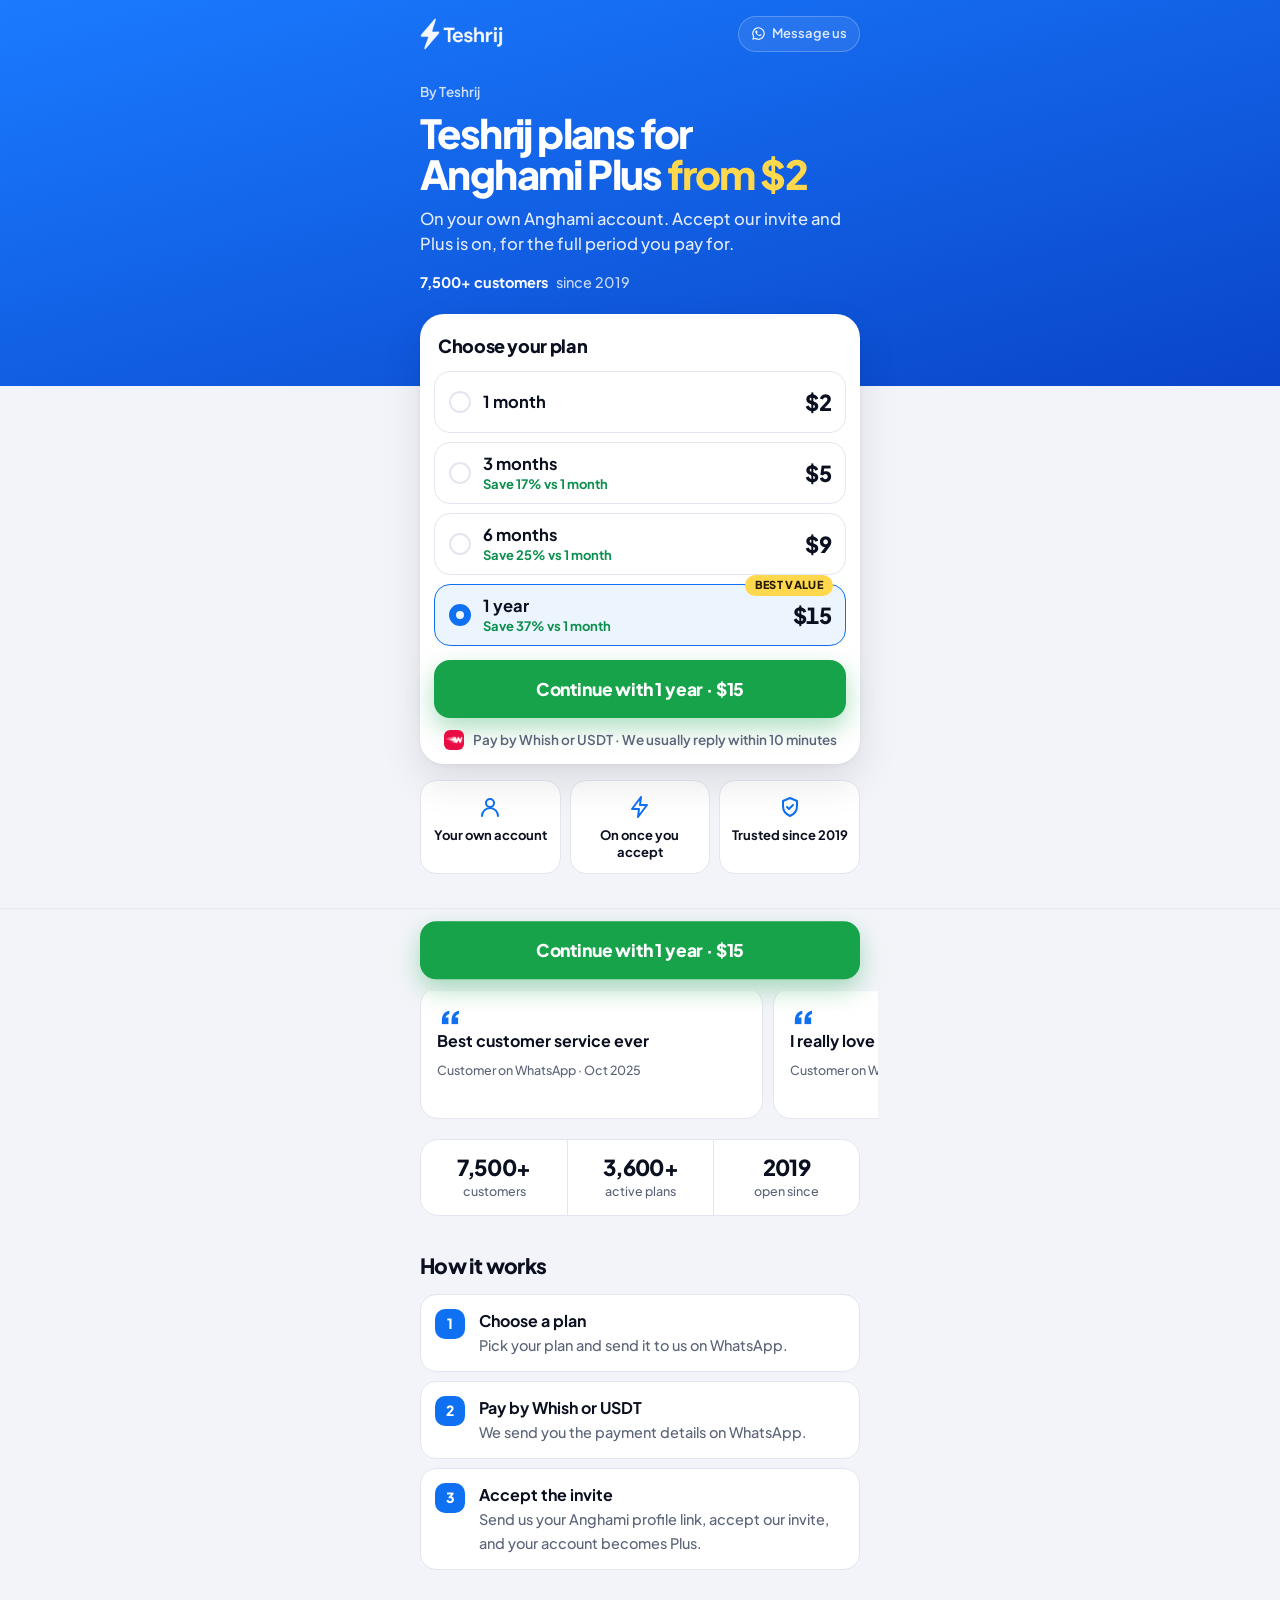
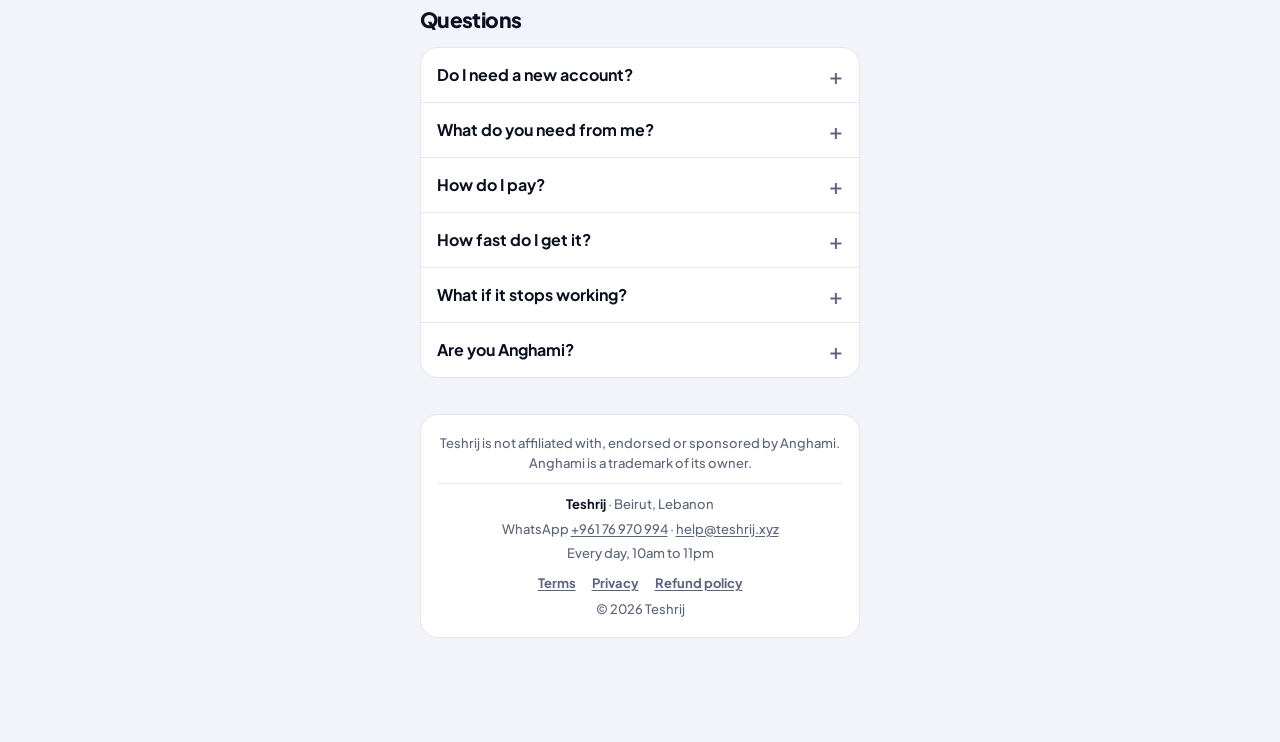
<file: anghami.html>
<!doctype html>
<html lang="en">
<head>
  <meta charset="utf-8">
  <meta name="viewport" content="width=device-width, initial-scale=1, viewport-fit=cover">
  <title>Teshrij | Plans for Anghami Plus</title>
  <meta name="description" content="Teshrij, Beirut, since 2019. Anghami Plus on your own account: 1 month $2, 3 months $5, 6 months $9, 1 year $15. Order on WhatsApp.">
  <meta name="theme-color" content="#1a7bff">
  <link rel="icon" href="data:image/svg+xml,%3Csvg xmlns='http://www.w3.org/2000/svg' viewBox='0 0 32 32'%3E%3Crect width='32' height='32' rx='8' fill='%230f71f2'/%3E%3Cpath transform='translate(4 4)' d='M13 2 3 14h9l-1 8 10-12h-9l1-8z' fill='%23fff'/%3E%3C/svg%3E">
  <link rel="preconnect" href="https://fonts.googleapis.com">
  <link rel="preconnect" href="https://fonts.gstatic.com" crossorigin>
  <link href="https://fonts.googleapis.com/css2?family=Plus+Jakarta+Sans:wght@500;600;700;800&display=swap" rel="stylesheet">
  <link rel="stylesheet" href="lp.css">

  <!-- TikTok Pixel Code Start (pixel "anghami") -->
  <script>
  !function (w, d, t) {
    w.TiktokAnalyticsObject=t;var ttq=w[t]=w[t]||[];ttq.methods=["page","track","identify","instances","debug","on","off","once","ready","alias","group","enableCookie","disableCookie","holdConsent","revokeConsent","grantConsent"],ttq.setAndDefer=function(t,e){t[e]=function(){t.push([e].concat(Array.prototype.slice.call(arguments,0)))}};for(var i=0;i<ttq.methods.length;i++)ttq.setAndDefer(ttq,ttq.methods[i]);ttq.instance=function(t){for(
  var e=ttq._i[t]||[],n=0;n<ttq.methods.length;n++)ttq.setAndDefer(e,ttq.methods[n]);return e},ttq.load=function(e,n){var r="https://analytics.tiktok.com/i18n/pixel/events.js",o=n&&n.partner;ttq._i=ttq._i||{},ttq._i[e]=[],ttq._i[e]._u=r,ttq._t=ttq._t||{},ttq._t[e]=+new Date,ttq._o=ttq._o||{},ttq._o[e]=n||{};n=document.createElement("script")
  ;n.type="text/javascript",n.async=!0,n.src=r+"?sdkid="+e+"&lib="+t;e=document.getElementsByTagName("script")[0];e.parentNode.insertBefore(n,e)};

    ttq.load('DBUCB0RC77UB463C5TT0');
    ttq.load('DBV30EBC77UCDH70T290'); // pixel "combined": receives everything
    ttq.page();
  }(window, document, 'ttq');
  </script>
  <!-- TikTok Pixel Code End -->
</head>
<body class="theme-anghami" data-product="anghami" data-name="Anghami Plus">
  <!-- Dark hero: who we are, what it is, what it costs, why trust us -->
  <header class="hero">
    <div class="wrap">
      <div class="top">
        <p class="brand"><img class="logo" src="img/teshrij-logo-white.png" alt="Teshrij" width="83" height="32"></p>
        <!-- the only way to chat without ordering -->
        <a class="msg" data-wa="Hello, can I know more about Anghami Plus?" href="https://wa.me/96176970994"><svg viewBox="0 0 24 24" aria-hidden="true"><path d="M12 2a10 10 0 0 0-8.6 15.1L2 22l5-1.3A10 10 0 1 0 12 2zm0 18.2c-1.5 0-3-.4-4.300-1.200l-.3-.2-3 .8.8-2.900-.2-.3A8.200 8.200 0 1 1 12 20.200zm4.500-6.100c-.2-.1-1.500-.700-1.700-.800-.2-.1-.4-.1-.6.1l-.8 1c-.1.2-.3.2-.5.1-1.400-.700-2.400-1.500-3.200-3-.2-.300 0-.4.1-.6l.4-.5.3-.5v-.5l-.8-1.900c-.2-.5-.4-.4-.6-.4h-.5c-.2 0-.5.1-.7.3-.900.900-1.100 2-.6 3.300a9.400 9.400 0 0 0 4.800 4.700c1.500.6 2.300.5 3 .3.6-.2 1.500-.800 1.700-1.400.1-.3.100-.6 0-.7l-.3-.2z"/></svg><span>Message us</span></a>
      </div>
      <p class="product">By Teshrij</p>
      <h1>Teshrij plans for Anghami Plus <em>from $2</em></h1>
      <p class="lead">On your own Anghami account. Accept our invite and Plus is on, for the full period you pay for.</p>
      <p class="trust"><b>7,500+ customers</b> since 2019</p>
    </div>
  </header>

  <main class="wrap">
    <!-- The plan card overlaps the hero, so prices are on the first screen -->
    <section class="buy" id="plans">
      <h2>Choose your plan</h2>
      <div class="plans" id="prices">
        <label class="plan">
          <input type="radio" name="plan" data-item="Anghami Plus (1 month, $2)" data-plan="1 month" data-short="1 month" data-value="2">
          <span class="box"><span class="dot"></span><span class="name">1 month</span><span class="price">$2</span></span>
        </label>
        <label class="plan">
          <input type="radio" name="plan" data-item="Anghami Plus (3 months, $5)" data-plan="3 months" data-short="3 months" data-value="5">
          <span class="box"><span class="dot"></span><span class="name">3 months<small class="save">Save 17% vs 1 month</small></span><span class="price">$5</span></span>
        </label>
        <label class="plan">
          <input type="radio" name="plan" data-item="Anghami Plus (6 months, $9)" data-plan="6 months" data-short="6 months" data-value="9">
          <span class="box"><span class="dot"></span><span class="name">6 months<small class="save">Save 25% vs 1 month</small></span><span class="price">$9</span></span>
        </label>
        <label class="plan">
          <input type="radio" name="plan" data-item="Anghami Plus (1 year, $15)" data-plan="1 year" data-short="1 year" data-value="15" checked>
          <span class="box"><span class="tag">Best value</span><span class="dot"></span><span class="name">1 year<small class="save">Save 37% vs 1 month</small></span><span class="price">$15</span></span>
        </label>
      </div>
      <button type="button" class="cta go" id="go">Continue</button>
      <p class="assure"><img src="img/whish.png" alt="" width="20" height="20"><span>Pay by Whish or USDT · We usually reply within 10 minutes</span></p>
    </section>

    <ul class="benefits">
      <li><svg viewBox="0 0 24 24" aria-hidden="true"><circle cx="12" cy="8" r="4"/><path d="M4 21a8 8 0 0 1 16 0"/></svg><span>Your own account</span></li>
      <li><svg viewBox="0 0 24 24" aria-hidden="true"><path d="M13 2L4 14h7l-1 8 9-12h-7l1-8z"/></svg><span>On once you accept</span></li>
      <li><svg viewBox="0 0 24 24" aria-hidden="true"><path d="M12 3l7 3v5c0 4.5-3 8.3-7 10-4-1.7-7-5.5-7-10V6l7-3z"/><path d="M9 12l2 2 4-4"/></svg><span>Trusted since 2019</span></li>
    </ul>

    <h2>What customers say about Teshrij</h2>
    <p class="fine">Real WhatsApp messages from our customers, about our service in general. Names left out.</p>
    <!-- real messages from customers in our WhatsApp chats, names left out -->
    <div class="reviews">
      <figure><blockquote>Best customer service ever</blockquote><figcaption>Customer on WhatsApp · Oct 2025</figcaption></figure>
      <figure><blockquote>I really love your service, it's amazing</blockquote><figcaption>Customer on WhatsApp · Oct 2026</figcaption></figure>
      <figure><blockquote>Good customer service, I congratulate you. Very fast replies</blockquote><figcaption>Customer on WhatsApp · Jun 2026</figcaption></figure>
      <figure><blockquote>It's perfect, I am so glad for this membership</blockquote><figcaption>Customer on WhatsApp · Oct 2026</figcaption></figure>
    </div>

    <ul class="proof">
      <li><b>7,500+</b><span>customers</span></li>
      <li><b>3,600+</b><span>active plans</span></li>
      <li><b>2019</b><span>open since</span></li>
    </ul>

    <h2>How it works</h2>
    <ol class="steps">
      <li><b>Choose a plan</b><span>Pick your plan and send it to us on WhatsApp.</span></li>
      <li><b>Pay by Whish or USDT</b><span>We send you the payment details on WhatsApp.</span></li>
      <li><b>Accept the invite</b><span>Send us your Anghami profile link, accept our invite, and your account becomes Plus.</span></li>
    </ol>

    <h2>Questions</h2>
    <div class="faq">
      <details><summary>Do I need a new account?</summary><p>No. Plus is added to your own Anghami account.</p></details>
      <details><summary>What do you need from me?</summary><p>Only your Anghami profile link. We send you an invite, you accept it, and your account becomes Plus.</p></details>
      <details><summary>How do I pay?</summary><p>By Whish or USDT. We send you the payment details on WhatsApp.</p></details>
      <details><summary>How fast do I get it?</summary><p>We usually reply within 10 minutes between 10am and 11pm, and we send the invite right after payment.</p></details>
      <details><summary>What if it stops working?</summary><p>Message us. For the whole period you paid for, we fix it, send a new invite, or add the days you lost. See our <a href="refund.html">refund policy</a>.</p></details>
      <details><summary>Are you Anghami?</summary><p>No. Teshrij is not affiliated with, endorsed or sponsored by Anghami.</p></details>
    </div>

    <footer class="site">
      <p class="disclaimer">Teshrij is not affiliated with, endorsed or sponsored by Anghami. Anghami is a trademark of its owner.</p>
      <p><b>Teshrij</b> · Beirut, Lebanon</p>
      <p>WhatsApp <a href="https://wa.me/96176970994">+961 76 970 994</a> · <a href="mailto:help@teshrij.xyz">help@teshrij.xyz</a></p>
      <p>Every day, 10am to 11pm</p>
      <nav><a href="terms.html">Terms</a><a href="privacy.html">Privacy</a><a href="refund.html">Refund policy</a></nav>
      <p>© 2026 Teshrij</p>
    </footer>
  </main>

  <!-- the same button again, once the plan card's button is out of view -->
  <div class="bar hide" id="bar"><button type="button" class="cta go">Continue</button></div>

  <!-- order sheet: the order is sent only after a payment method is chosen -->
  <div class="sheet" id="sheet" hidden>
    <div class="sheet-card" role="dialog" aria-modal="true" aria-labelledby="sheet-title">
      <h3 id="sheet-title">Your order</h3>
      <p class="sum"><span id="s-item"></span><b id="s-price"></b></p>
      <p class="label">Pay with</p>
      <div class="pays" id="pays">
        <label><input type="radio" name="pay" value="Whish"><span><img src="img/whish.png" alt="" width="28" height="28">Whish</span></label>
        <label><input type="radio" name="pay" value="USDT"><span><img src="img/usdt.svg" alt="" width="28" height="28">USDT</span></label>
      </div>
      <p class="agree" id="s-agree"></p>
      <p class="fine">By sending your order you agree to our <a href="terms.html">Terms</a> and <a href="refund.html">Refund policy</a>.</p>
      <a id="send" class="cta wa off">
        <svg viewBox="0 0 24 24" aria-hidden="true"><path d="M12 2a10 10 0 0 0-8.6 15.1L2 22l5-1.3A10 10 0 1 0 12 2zm0 18.2c-1.5 0-3-.4-4.300-1.200l-.3-.2-3 .8.8-2.900-.2-.3A8.200 8.200 0 1 1 12 20.200zm4.500-6.100c-.2-.1-1.500-.700-1.700-.800-.2-.1-.4-.1-.6.1l-.8 1c-.1.2-.3.2-.5.1-1.400-.700-2.400-1.500-3.200-3-.2-.300 0-.4.1-.6l.4-.5.3-.5v-.5l-.8-1.900c-.2-.5-.4-.4-.6-.4h-.5c-.2 0-.5.1-.7.3-.900.900-1.100 2-.6 3.300a9.400 9.400 0 0 0 4.800 4.700c1.500.6 2.300.5 3 .3.6-.2 1.500-.800 1.700-1.400.1-.3.100-.6 0-.7l-.3-.2z"/></svg>
        <span>Send order on WhatsApp</span>
      </a>
      <button type="button" id="back" class="back">Back</button>
    </div>
  </div>

  <script src="lp.js"></script>
</body>
</html>
</file>
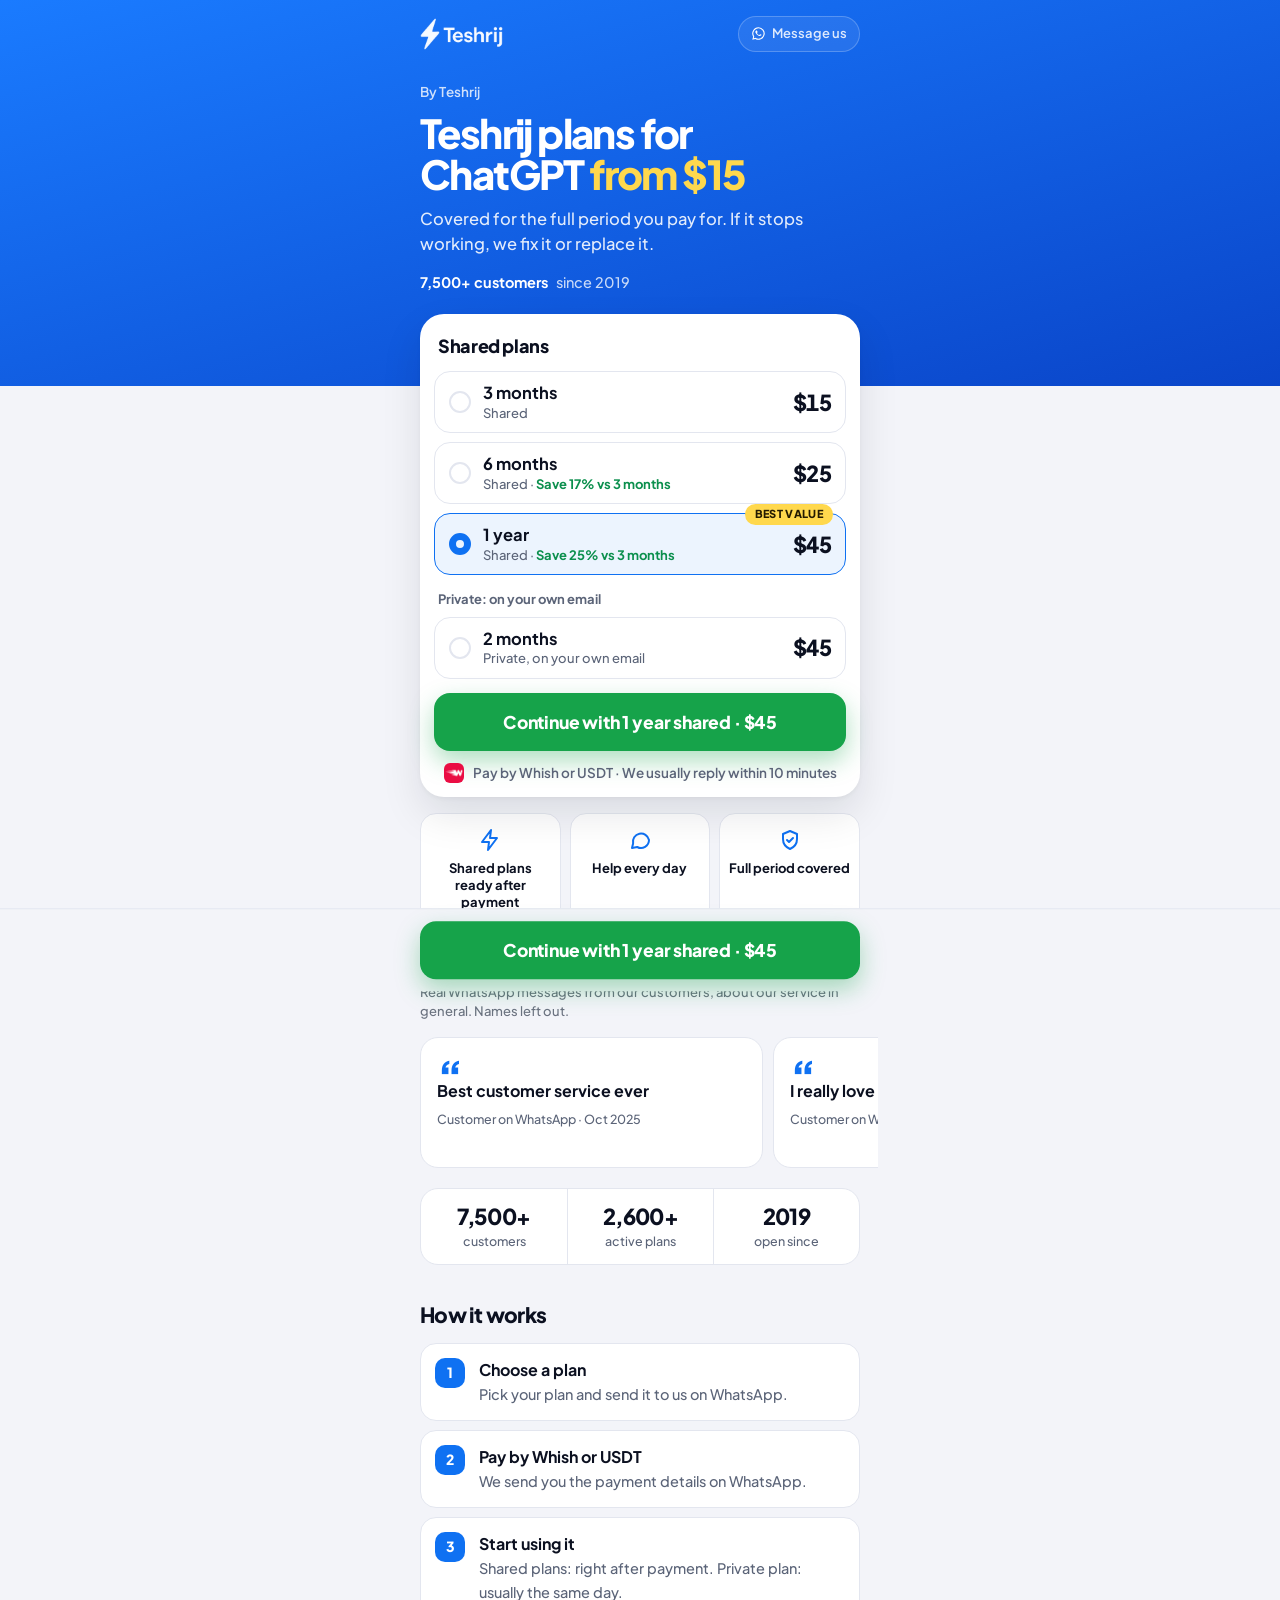
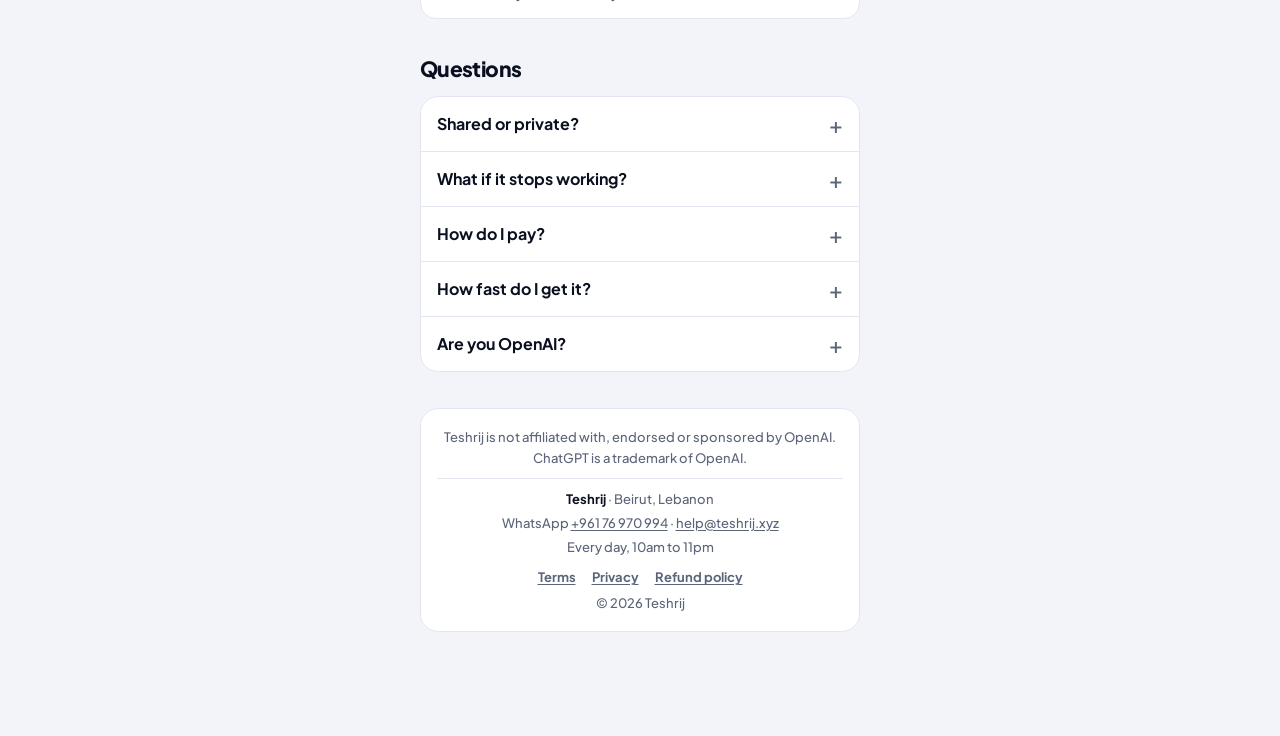
<file: chatgpt.html>
<!doctype html>
<html lang="en">
<head>
  <meta charset="utf-8">
  <meta name="viewport" content="width=device-width, initial-scale=1, viewport-fit=cover">
  <title>Teshrij | Shared and private plans for ChatGPT</title>
  <meta name="description" content="Teshrij, Beirut, since 2019. ChatGPT plans: shared 3 months $15, 6 months $25, 1 year $45; private on your own email, 2 months $45. Order on WhatsApp.">
  <meta name="theme-color" content="#1a7bff">
  <link rel="icon" href="data:image/svg+xml,%3Csvg xmlns='http://www.w3.org/2000/svg' viewBox='0 0 32 32'%3E%3Crect width='32' height='32' rx='8' fill='%230f71f2'/%3E%3Cpath transform='translate(4 4)' d='M13 2 3 14h9l-1 8 10-12h-9l1-8z' fill='%23fff'/%3E%3C/svg%3E">
  <link rel="preconnect" href="https://fonts.googleapis.com">
  <link rel="preconnect" href="https://fonts.gstatic.com" crossorigin>
  <link href="https://fonts.googleapis.com/css2?family=Plus+Jakarta+Sans:wght@500;600;700;800&display=swap" rel="stylesheet">
  <link rel="stylesheet" href="lp.css">

  <!-- TikTok Pixel Code Start (pixel "chat") -->
  <script>
  !function (w, d, t) {
    w.TiktokAnalyticsObject=t;var ttq=w[t]=w[t]||[];ttq.methods=["page","track","identify","instances","debug","on","off","once","ready","alias","group","enableCookie","disableCookie","holdConsent","revokeConsent","grantConsent"],ttq.setAndDefer=function(t,e){t[e]=function(){t.push([e].concat(Array.prototype.slice.call(arguments,0)))}};for(var i=0;i<ttq.methods.length;i++)ttq.setAndDefer(ttq,ttq.methods[i]);ttq.instance=function(t){for(
  var e=ttq._i[t]||[],n=0;n<ttq.methods.length;n++)ttq.setAndDefer(e,ttq.methods[n]);return e},ttq.load=function(e,n){var r="https://analytics.tiktok.com/i18n/pixel/events.js",o=n&&n.partner;ttq._i=ttq._i||{},ttq._i[e]=[],ttq._i[e]._u=r,ttq._t=ttq._t||{},ttq._t[e]=+new Date,ttq._o=ttq._o||{},ttq._o[e]=n||{};n=document.createElement("script")
  ;n.type="text/javascript",n.async=!0,n.src=r+"?sdkid="+e+"&lib="+t;e=document.getElementsByTagName("script")[0];e.parentNode.insertBefore(n,e)};

    ttq.load('DBUC9GBC77UB463C5TOG');
    ttq.load('DBV30EBC77UCDH70T290'); // pixel "combined": receives everything
    ttq.page();
  }(window, document, 'ttq');
  </script>
  <!-- TikTok Pixel Code End -->
</head>
<body class="theme-gpt" data-product="gpt" data-name="ChatGPT">
  <!-- Dark hero: who we are, what it is, what it costs, why trust us -->
  <header class="hero">
    <div class="wrap">
      <div class="top">
        <p class="brand"><img class="logo" src="img/teshrij-logo-white.png" alt="Teshrij" width="83" height="32"></p>
        <!-- the only way to chat without ordering -->
        <a class="msg" data-wa="Hello, can I know more about ChatGPT?" href="https://wa.me/96176970994"><svg viewBox="0 0 24 24" aria-hidden="true"><path d="M12 2a10 10 0 0 0-8.6 15.1L2 22l5-1.3A10 10 0 1 0 12 2zm0 18.2c-1.5 0-3-.4-4.300-1.200l-.3-.2-3 .8.8-2.900-.2-.3A8.200 8.200 0 1 1 12 20.200zm4.500-6.100c-.2-.1-1.500-.700-1.700-.800-.2-.1-.4-.1-.6.1l-.8 1c-.1.2-.3.2-.5.1-1.400-.700-2.400-1.500-3.200-3-.2-.300 0-.4.1-.6l.4-.5.3-.5v-.5l-.8-1.900c-.2-.5-.4-.4-.6-.4h-.5c-.2 0-.5.1-.7.3-.900.900-1.100 2-.6 3.300a9.400 9.400 0 0 0 4.800 4.700c1.500.6 2.300.5 3 .3.6-.2 1.500-.800 1.700-1.400.1-.3.100-.6 0-.7l-.3-.2z"/></svg><span>Message us</span></a>
      </div>
      <p class="product">By Teshrij</p>
      <h1>Teshrij plans for ChatGPT <em>from $15</em></h1>
      <p class="lead">Covered for the full period you pay for. If it stops working, we fix it or replace it.</p>
      <p class="trust"><b>7,500+ customers</b> since 2019</p>
    </div>
  </header>

  <main class="wrap">
    <!-- The plan card overlaps the hero, so prices are on the first screen -->
    <section class="buy" id="plans">
      <h2>Shared plans</h2>
      <div class="plans" id="prices">
        <label class="plan">
          <input type="radio" name="plan" data-item="ChatGPT shared (3 months, $15)" data-plan="3 months, shared" data-short="3 months shared" data-value="15">
          <span class="box"><span class="dot"></span><span class="name">3 months<small>Shared</small></span><span class="price">$15</span></span>
        </label>
        <label class="plan">
          <input type="radio" name="plan" data-item="ChatGPT shared (6 months, $25)" data-plan="6 months, shared" data-short="6 months shared" data-value="25">
          <span class="box"><span class="dot"></span><span class="name">6 months<small>Shared · <span class="save">Save 17% vs 3 months</span></small></span><span class="price">$25</span></span>
        </label>
        <label class="plan">
          <input type="radio" name="plan" data-item="ChatGPT shared (1 year, $45)" data-plan="1 year, shared" data-short="1 year shared" data-value="45" checked>
          <span class="box"><span class="tag">Best value</span><span class="dot"></span><span class="name">1 year<small>Shared · <span class="save">Save 25% vs 3 months</span></small></span><span class="price">$45</span></span>
        </label>
        <p class="or">Private: on your own email</p>
        <label class="plan">
          <input type="radio" name="plan" data-item="ChatGPT private (2 months, $45)" data-plan="2 months, private" data-short="Private plan" data-value="45">
          <span class="box"><span class="dot"></span><span class="name">2 months<small>Private, on your own email</small></span><span class="price">$45</span></span>
        </label>
      </div>
      <button type="button" class="cta go" id="go">Continue</button>
      <p class="assure"><img src="img/whish.png" alt="" width="20" height="20"><span>Pay by Whish or USDT · We usually reply within 10 minutes</span></p>
    </section>

    <ul class="benefits">
      <li><svg viewBox="0 0 24 24" aria-hidden="true"><path d="M13 2L4 14h7l-1 8 9-12h-7l1-8z"/></svg><span>Shared plans ready after payment</span></li>
      <li><svg viewBox="0 0 24 24" aria-hidden="true"><path d="M21 12a8 8 0 0 1-11.8 7L4 20l1.1-4.6A8 8 0 1 1 21 12z"/></svg><span>Help every day</span></li>
      <li><svg viewBox="0 0 24 24" aria-hidden="true"><path d="M12 3l7 3v5c0 4.5-3 8.3-7 10-4-1.7-7-5.5-7-10V6l7-3z"/><path d="M9 12l2 2 4-4"/></svg><span>Full period covered</span></li>
    </ul>

    <h2>What customers say about Teshrij</h2>
    <p class="fine">Real WhatsApp messages from our customers, about our service in general. Names left out.</p>
    <!-- real messages from customers in our WhatsApp chats, names left out -->
    <div class="reviews">
      <figure><blockquote>Best customer service ever</blockquote><figcaption>Customer on WhatsApp · Oct 2025</figcaption></figure>
      <figure><blockquote>I really love your service, it's amazing</blockquote><figcaption>Customer on WhatsApp · Oct 2026</figcaption></figure>
      <figure><blockquote>Good customer service, I congratulate you. Very fast replies</blockquote><figcaption>Customer on WhatsApp · Jun 2026</figcaption></figure>
      <figure><blockquote>It's perfect, I am so glad for this membership</blockquote><figcaption>Customer on WhatsApp · Oct 2026</figcaption></figure>
    </div>

    <ul class="proof">
      <li><b>7,500+</b><span>customers</span></li>
      <li><b>2,600+</b><span>active plans</span></li>
      <li><b>2019</b><span>open since</span></li>
    </ul>

    <h2>How it works</h2>
    <ol class="steps">
      <li><b>Choose a plan</b><span>Pick your plan and send it to us on WhatsApp.</span></li>
      <li><b>Pay by Whish or USDT</b><span>We send you the payment details on WhatsApp.</span></li>
      <li><b>Start using it</b><span>Shared plans: right after payment. Private plan: usually the same day.</span></li>
    </ol>

    <h2>Questions</h2>
    <div class="faq">
      <details><summary>Shared or private?</summary><p>The private plan is on your own email. The shared plans are set up by us, and we explain how they work on WhatsApp when you order.</p></details>
      <details><summary>What if it stops working?</summary><p>Message us. For the whole period you paid for, we fix it, replace it, or add the days you lost. See our <a href="refund.html">refund policy</a>.</p></details>
      <details><summary>How do I pay?</summary><p>By Whish or USDT. We send you the payment details on WhatsApp.</p></details>
      <details><summary>How fast do I get it?</summary><p>We usually reply within 10 minutes between 10am and 11pm. Shared plans are ready right after payment. The private plan is usually ready the same day, sometimes a few days; we tell you on WhatsApp.</p></details>
      <details><summary>Are you OpenAI?</summary><p>No. Teshrij is not affiliated with, endorsed or sponsored by OpenAI.</p></details>
    </div>

    <footer class="site">
      <p class="disclaimer">Teshrij is not affiliated with, endorsed or sponsored by OpenAI. ChatGPT is a trademark of OpenAI.</p>
      <p><b>Teshrij</b> · Beirut, Lebanon</p>
      <p>WhatsApp <a href="https://wa.me/96176970994">+961 76 970 994</a> · <a href="mailto:help@teshrij.xyz">help@teshrij.xyz</a></p>
      <p>Every day, 10am to 11pm</p>
      <nav><a href="terms.html">Terms</a><a href="privacy.html">Privacy</a><a href="refund.html">Refund policy</a></nav>
      <p>© 2026 Teshrij</p>
    </footer>
  </main>

  <!-- the same button again, once the plan card's button is out of view -->
  <div class="bar hide" id="bar"><button type="button" class="cta go">Continue</button></div>

  <!-- order sheet: the order is sent only after a payment method is chosen -->
  <div class="sheet" id="sheet" hidden>
    <div class="sheet-card" role="dialog" aria-modal="true" aria-labelledby="sheet-title">
      <h3 id="sheet-title">Your order</h3>
      <p class="sum"><span id="s-item"></span><b id="s-price"></b></p>
      <p class="label">Pay with</p>
      <div class="pays" id="pays">
        <label><input type="radio" name="pay" value="Whish"><span><img src="img/whish.png" alt="" width="28" height="28">Whish</span></label>
        <label><input type="radio" name="pay" value="USDT"><span><img src="img/usdt.svg" alt="" width="28" height="28">USDT</span></label>
      </div>
      <p class="agree" id="s-agree"></p>
      <p class="fine">By sending your order you agree to our <a href="terms.html">Terms</a> and <a href="refund.html">Refund policy</a>.</p>
      <a id="send" class="cta wa off">
        <svg viewBox="0 0 24 24" aria-hidden="true"><path d="M12 2a10 10 0 0 0-8.6 15.1L2 22l5-1.3A10 10 0 1 0 12 2zm0 18.2c-1.5 0-3-.4-4.300-1.200l-.3-.2-3 .8.8-2.900-.2-.3A8.200 8.200 0 1 1 12 20.200zm4.500-6.100c-.2-.1-1.500-.700-1.700-.800-.2-.1-.4-.1-.6.1l-.8 1c-.1.2-.3.2-.5.1-1.400-.700-2.400-1.500-3.200-3-.2-.300 0-.4.1-.6l.4-.5.3-.5v-.5l-.8-1.900c-.2-.5-.4-.4-.6-.4h-.5c-.2 0-.5.1-.7.3-.900.900-1.100 2-.6 3.300a9.400 9.400 0 0 0 4.800 4.700c1.500.6 2.300.5 3 .3.6-.2 1.500-.800 1.700-1.400.1-.3.100-.6 0-.7l-.3-.2z"/></svg>
        <span>Send order on WhatsApp</span>
      </a>
      <button type="button" id="back" class="back">Back</button>
    </div>
  </div>

  <script src="lp.js"></script>
</body>
</html>
</file>
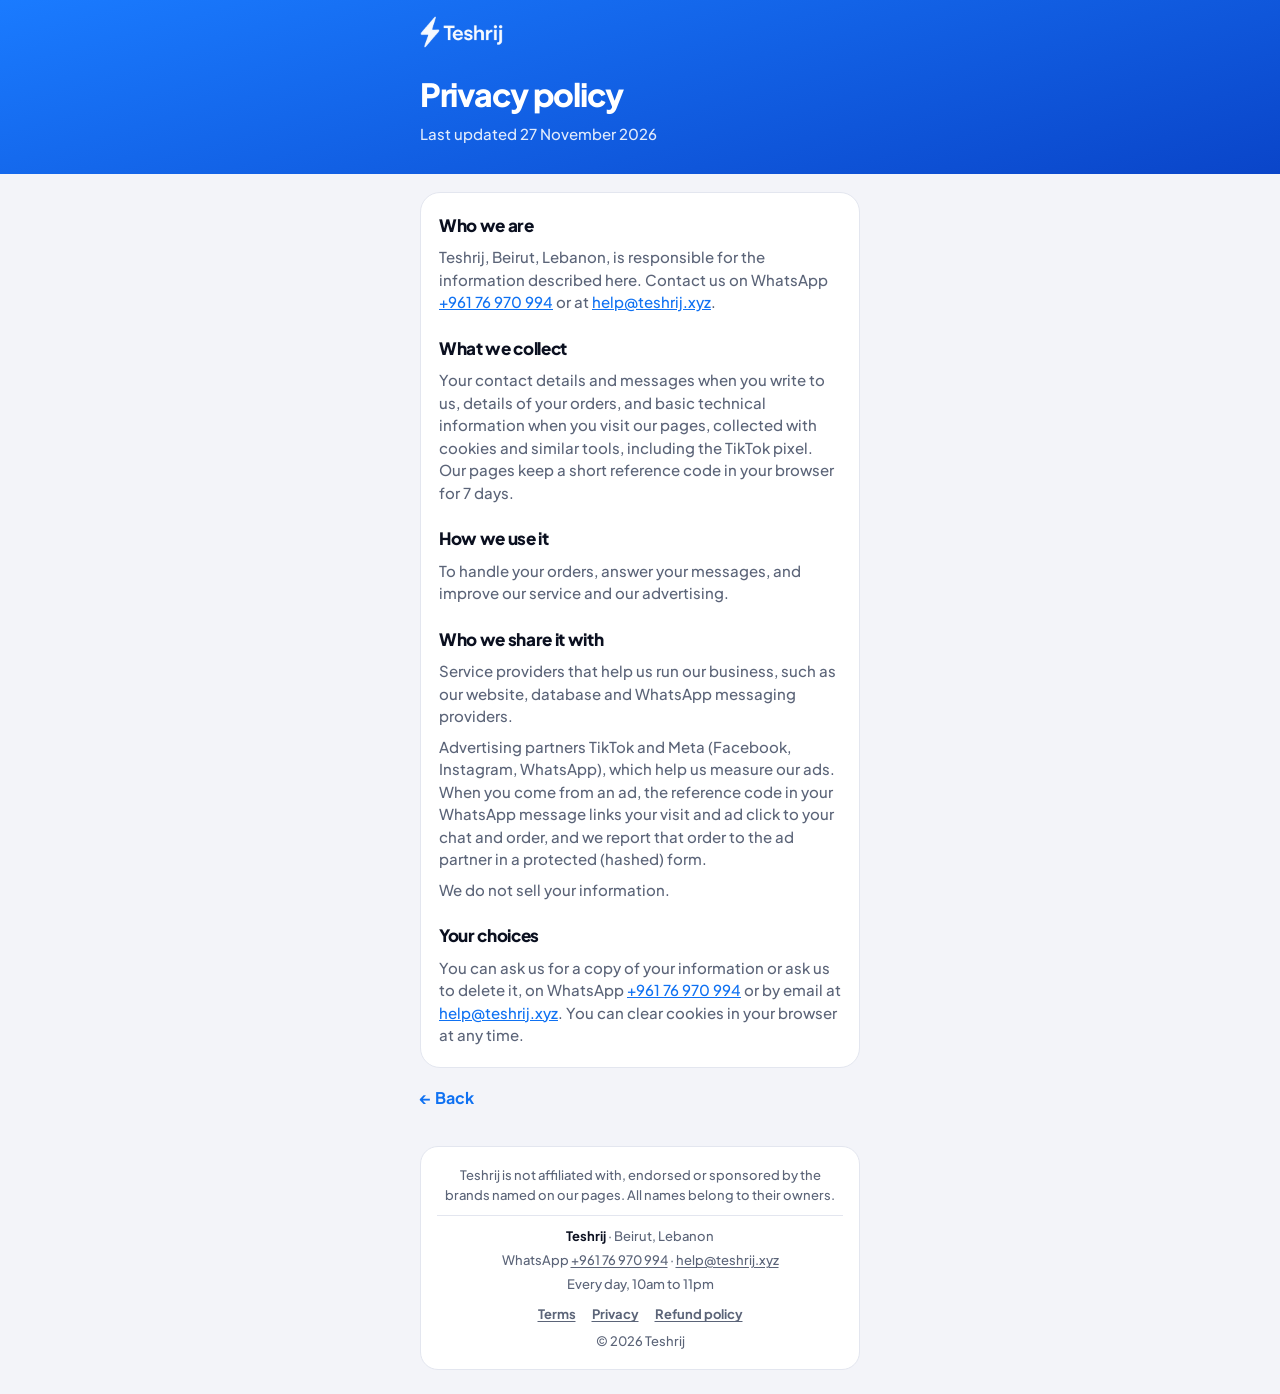
<file: privacy.html>
<!doctype html>
<html lang="en">
<head>
  <meta charset="utf-8">
  <meta name="viewport" content="width=device-width, initial-scale=1, viewport-fit=cover">
  <title>Privacy policy | Teshrij</title>
  <meta name="description" content="Teshrij privacy policy.">
  <meta name="theme-color" content="#1a7bff">
  <link rel="icon" href="data:image/svg+xml,%3Csvg xmlns='http://www.w3.org/2000/svg' viewBox='0 0 32 32'%3E%3Crect width='32' height='32' rx='8' fill='%230f71f2'/%3E%3Cpath transform='translate(4 4)' d='M13 2 3 14h9l-1 8 10-12h-9l1-8z' fill='%23fff'/%3E%3C/svg%3E">
  <link rel="preconnect" href="https://fonts.googleapis.com">
  <link rel="preconnect" href="https://fonts.gstatic.com" crossorigin>
  <link href="https://fonts.googleapis.com/css2?family=Plus+Jakarta+Sans:wght@500;600;700;800&display=swap" rel="stylesheet">
  <link rel="stylesheet" href="lp.css">
</head>
<body class="theme-gpt page-legal">
  <header class="hero legal-hero">
    <div class="wrap">
      <div class="top">
        <p class="brand"><img class="logo" src="img/teshrij-logo-white.png" alt="Teshrij" width="83" height="32"></p>
      </div>
      <h1>Privacy policy</h1>
      <p class="lead">Last updated 27 November 2026</p>
    </div>
  </header>

  <main class="wrap">
    <article class="legal">
      <h2>Who we are</h2>
      <p>Teshrij, Beirut, Lebanon, is responsible for the information described here. Contact us on WhatsApp <a href="https://wa.me/96176970994">+961 76 970 994</a> or at <a href="mailto:help@teshrij.xyz">help@teshrij.xyz</a>.</p>
      <h2>What we collect</h2>
      <p>Your contact details and messages when you write to us, details of your orders, and basic technical information when you visit our pages, collected with cookies and similar tools, including the TikTok pixel. Our pages keep a short reference code in your browser for 7 days.</p>

      <h2>How we use it</h2>
      <p>To handle your orders, answer your messages, and improve our service and our advertising.</p>

      <h2>Who we share it with</h2>
      <p>Service providers that help us run our business, such as our website, database and WhatsApp messaging providers.</p>
      <p>Advertising partners TikTok and Meta (Facebook, Instagram, WhatsApp), which help us measure our ads. When you come from an ad, the reference code in your WhatsApp message links your visit and ad click to your chat and order, and we report that order to the ad partner in a protected (hashed) form.</p>
      <p>We do not sell your information.</p>

      <h2>Your choices</h2>
      <p>You can ask us for a copy of your information or ask us to delete it, on WhatsApp <a href="https://wa.me/96176970994">+961 76 970 994</a> or by email at <a href="mailto:help@teshrij.xyz">help@teshrij.xyz</a>. You can clear cookies in your browser at any time.</p>
    </article>

    <a class="back-link" href="chatgpt.html" onclick="if (history.length > 1) { history.back(); return false; }">&larr; Back</a>

    <footer class="site">
      <p class="disclaimer">Teshrij is not affiliated with, endorsed or sponsored by the brands named on our pages. All names belong to their owners.</p>
      <p><b>Teshrij</b> · Beirut, Lebanon</p>
      <p>WhatsApp <a href="https://wa.me/96176970994">+961 76 970 994</a> · <a href="mailto:help@teshrij.xyz">help@teshrij.xyz</a></p>
      <p>Every day, 10am to 11pm</p>
      <nav><a href="terms.html">Terms</a><a href="privacy.html">Privacy</a><a href="refund.html">Refund policy</a></nav>
      <p>© 2026 Teshrij</p>
    </footer>
  </main>
</body>
</html>
</file>
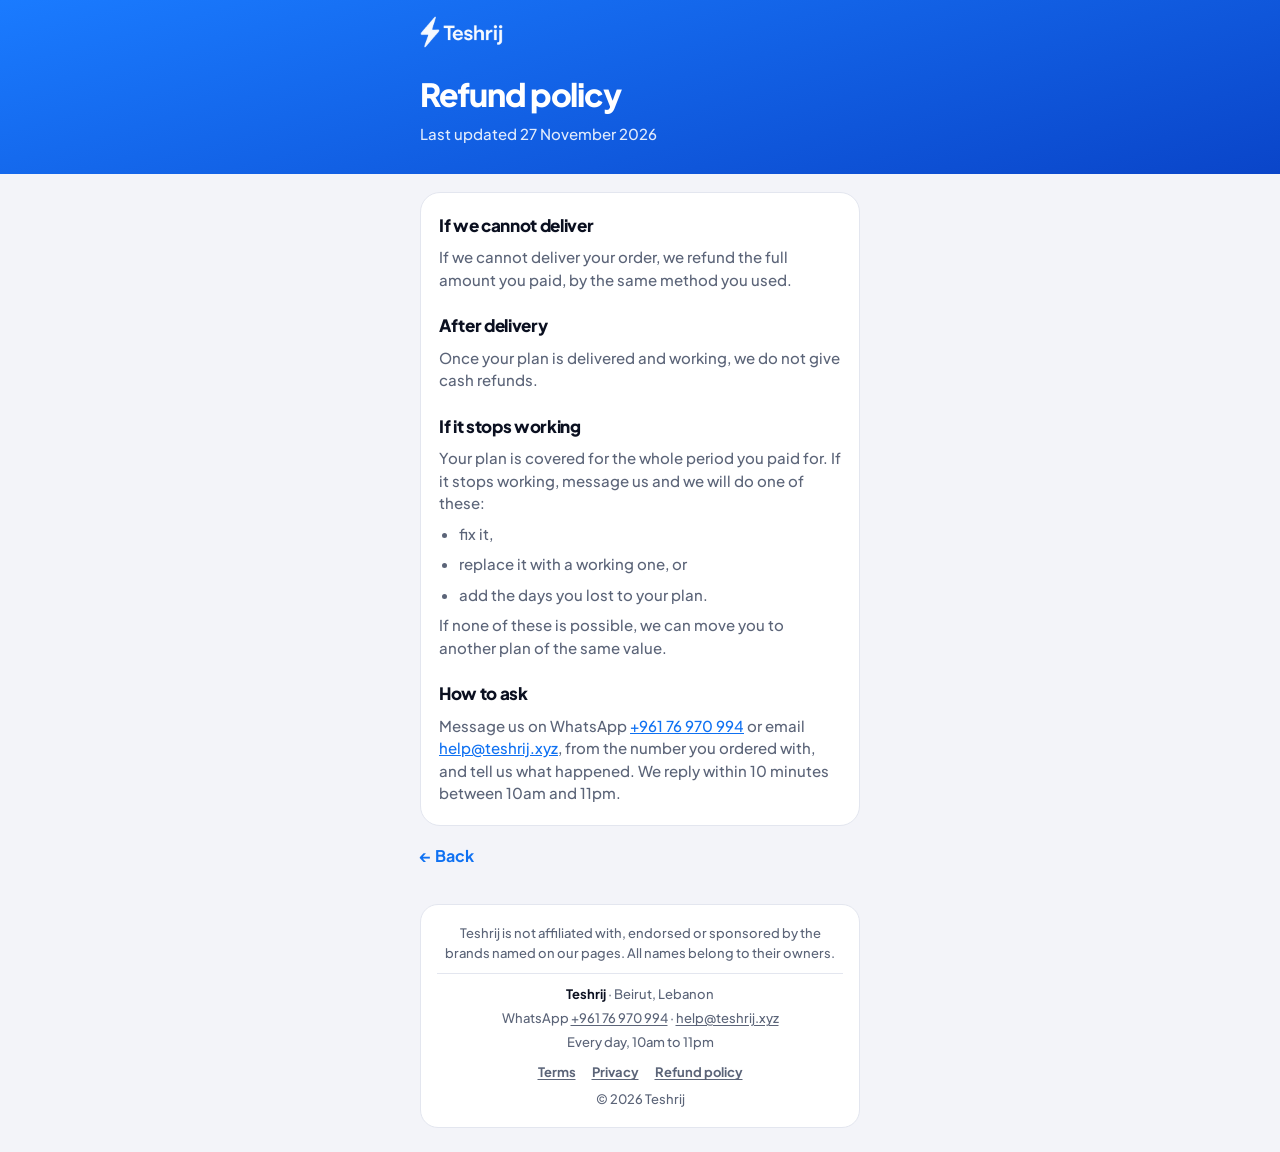
<file: refund.html>
<!doctype html>
<html lang="en">
<head>
  <meta charset="utf-8">
  <meta name="viewport" content="width=device-width, initial-scale=1, viewport-fit=cover">
  <title>Refund policy | Teshrij</title>
  <meta name="description" content="Teshrij refund policy.">
  <meta name="theme-color" content="#1a7bff">
  <link rel="icon" href="data:image/svg+xml,%3Csvg xmlns='http://www.w3.org/2000/svg' viewBox='0 0 32 32'%3E%3Crect width='32' height='32' rx='8' fill='%230f71f2'/%3E%3Cpath transform='translate(4 4)' d='M13 2 3 14h9l-1 8 10-12h-9l1-8z' fill='%23fff'/%3E%3C/svg%3E">
  <link rel="preconnect" href="https://fonts.googleapis.com">
  <link rel="preconnect" href="https://fonts.gstatic.com" crossorigin>
  <link href="https://fonts.googleapis.com/css2?family=Plus+Jakarta+Sans:wght@500;600;700;800&display=swap" rel="stylesheet">
  <link rel="stylesheet" href="lp.css">
</head>
<body class="theme-gpt page-legal">
  <header class="hero legal-hero">
    <div class="wrap">
      <div class="top">
        <p class="brand"><img class="logo" src="img/teshrij-logo-white.png" alt="Teshrij" width="83" height="32"></p>
      </div>
      <h1>Refund policy</h1>
      <p class="lead">Last updated 27 November 2026</p>
    </div>
  </header>

  <main class="wrap">
    <article class="legal">
      <h2>If we cannot deliver</h2>
      <p>If we cannot deliver your order, we refund the full amount you paid, by the same method you used.</p>

      <h2>After delivery</h2>
      <p>Once your plan is delivered and working, we do not give cash refunds.</p>

      <h2>If it stops working</h2>
      <p>Your plan is covered for the whole period you paid for. If it stops working, message us and we will do one of these:</p>
      <ul>
        <li>fix it,</li>
        <li>replace it with a working one, or</li>
        <li>add the days you lost to your plan.</li>
      </ul>
      <p>If none of these is possible, we can move you to another plan of the same value.</p>

      <h2>How to ask</h2>
      <p>Message us on WhatsApp <a href="https://wa.me/96176970994">+961 76 970 994</a> or email <a href="mailto:help@teshrij.xyz">help@teshrij.xyz</a>, from the number you ordered with, and tell us what happened. We reply within 10 minutes between 10am and 11pm.</p>
    </article>

    <a class="back-link" href="chatgpt.html" onclick="if (history.length > 1) { history.back(); return false; }">&larr; Back</a>

    <footer class="site">
      <p class="disclaimer">Teshrij is not affiliated with, endorsed or sponsored by the brands named on our pages. All names belong to their owners.</p>
      <p><b>Teshrij</b> · Beirut, Lebanon</p>
      <p>WhatsApp <a href="https://wa.me/96176970994">+961 76 970 994</a> · <a href="mailto:help@teshrij.xyz">help@teshrij.xyz</a></p>
      <p>Every day, 10am to 11pm</p>
      <nav><a href="terms.html">Terms</a><a href="privacy.html">Privacy</a><a href="refund.html">Refund policy</a></nav>
      <p>© 2026 Teshrij</p>
    </footer>
  </main>
</body>
</html>
</file>
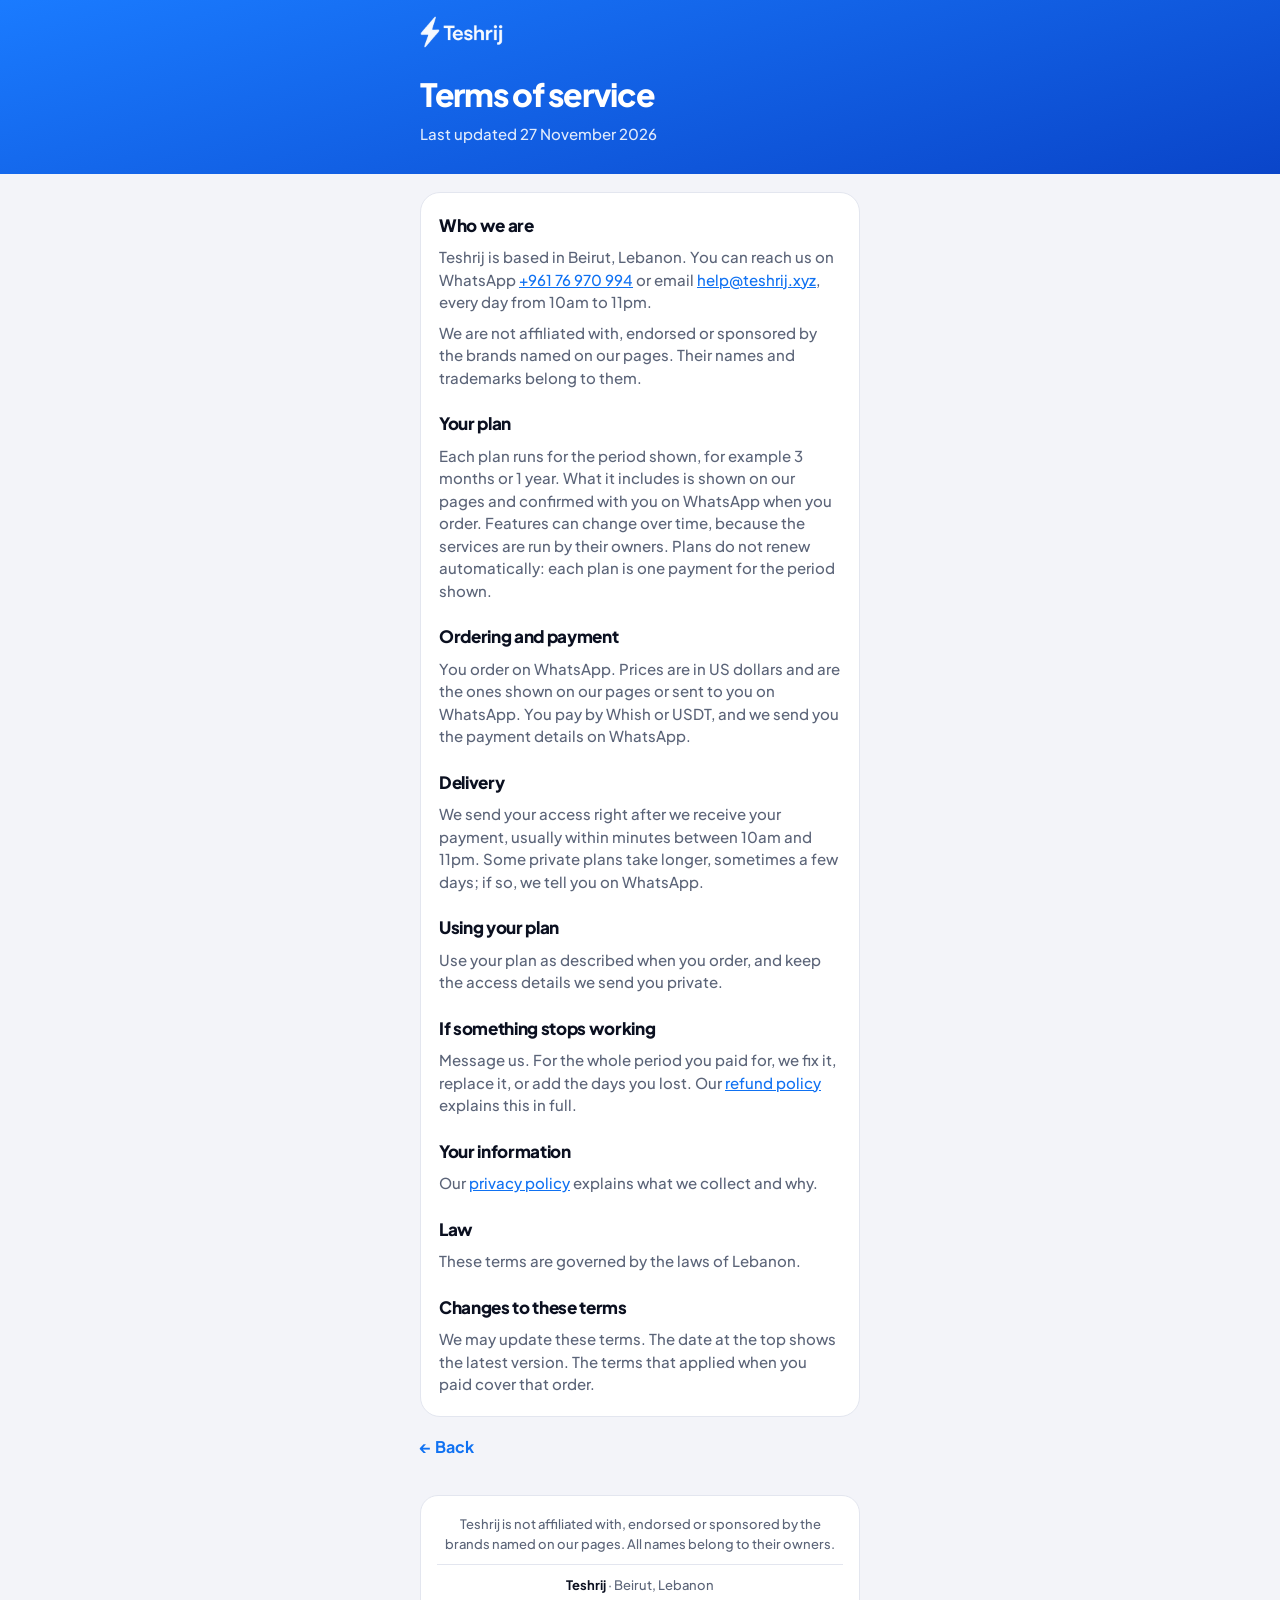
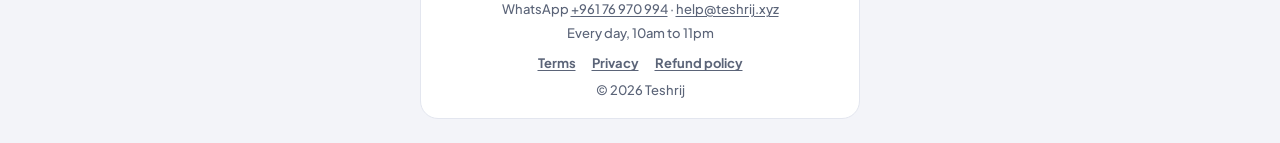
<file: terms.html>
<!doctype html>
<html lang="en">
<head>
  <meta charset="utf-8">
  <meta name="viewport" content="width=device-width, initial-scale=1, viewport-fit=cover">
  <title>Terms of service | Teshrij</title>
  <meta name="description" content="Terms for ordering from Teshrij.">
  <meta name="theme-color" content="#1a7bff">
  <link rel="icon" href="data:image/svg+xml,%3Csvg xmlns='http://www.w3.org/2000/svg' viewBox='0 0 32 32'%3E%3Crect width='32' height='32' rx='8' fill='%230f71f2'/%3E%3Cpath transform='translate(4 4)' d='M13 2 3 14h9l-1 8 10-12h-9l1-8z' fill='%23fff'/%3E%3C/svg%3E">
  <link rel="preconnect" href="https://fonts.googleapis.com">
  <link rel="preconnect" href="https://fonts.gstatic.com" crossorigin>
  <link href="https://fonts.googleapis.com/css2?family=Plus+Jakarta+Sans:wght@500;600;700;800&display=swap" rel="stylesheet">
  <link rel="stylesheet" href="lp.css">
</head>
<body class="theme-gpt page-legal">
  <header class="hero legal-hero">
    <div class="wrap">
      <div class="top">
        <p class="brand"><img class="logo" src="img/teshrij-logo-white.png" alt="Teshrij" width="83" height="32"></p>
      </div>
      <h1>Terms of service</h1>
      <p class="lead">Last updated 27 November 2026</p>
    </div>
  </header>

  <main class="wrap">
    <article class="legal">
      <h2>Who we are</h2>
      <p>Teshrij is based in Beirut, Lebanon. You can reach us on WhatsApp <a href="https://wa.me/96176970994">+961 76 970 994</a> or email <a href="mailto:help@teshrij.xyz">help@teshrij.xyz</a>, every day from 10am to 11pm.</p>
      <p>We are not affiliated with, endorsed or sponsored by the brands named on our pages. Their names and trademarks belong to them.</p>

      <h2>Your plan</h2>
      <p>Each plan runs for the period shown, for example 3 months or 1 year. What it includes is shown on our pages and confirmed with you on WhatsApp when you order. Features can change over time, because the services are run by their owners. Plans do not renew automatically: each plan is one payment for the period shown.</p>

      <h2>Ordering and payment</h2>
      <p>You order on WhatsApp. Prices are in US dollars and are the ones shown on our pages or sent to you on WhatsApp. You pay by Whish or USDT, and we send you the payment details on WhatsApp.</p>

      <h2>Delivery</h2>
      <p>We send your access right after we receive your payment, usually within minutes between 10am and 11pm. Some private plans take longer, sometimes a few days; if so, we tell you on WhatsApp.</p>

      <h2>Using your plan</h2>
      <p>Use your plan as described when you order, and keep the access details we send you private.</p>

      <h2>If something stops working</h2>
      <p>Message us. For the whole period you paid for, we fix it, replace it, or add the days you lost. Our <a href="refund.html">refund policy</a> explains this in full.</p>

      <h2>Your information</h2>
      <p>Our <a href="privacy.html">privacy policy</a> explains what we collect and why.</p>

      <h2>Law</h2>
      <p>These terms are governed by the laws of Lebanon.</p>
      <h2>Changes to these terms</h2>
      <p>We may update these terms. The date at the top shows the latest version. The terms that applied when you paid cover that order.</p>
    </article>

    <a class="back-link" href="chatgpt.html" onclick="if (history.length > 1) { history.back(); return false; }">&larr; Back</a>

    <footer class="site">
      <p class="disclaimer">Teshrij is not affiliated with, endorsed or sponsored by the brands named on our pages. All names belong to their owners.</p>
      <p><b>Teshrij</b> · Beirut, Lebanon</p>
      <p>WhatsApp <a href="https://wa.me/96176970994">+961 76 970 994</a> · <a href="mailto:help@teshrij.xyz">help@teshrij.xyz</a></p>
      <p>Every day, 10am to 11pm</p>
      <nav><a href="terms.html">Terms</a><a href="privacy.html">Privacy</a><a href="refund.html">Refund policy</a></nav>
      <p>© 2026 Teshrij</p>
    </footer>
  </main>
</body>
</html>
</file>
<file: lp.css>
/* Teshrij landing pages. Phone first. A dark hero carries the offer; the plan card overlaps it so the
   prices are on the first screen. <body class="theme-gpt | theme-anghami"> sets the product colours. */
:root {
  --bg: #f3f4f9;
  --card: #ffffff;
  --text: #0b1020;
  --muted: #5b6478;
  --line: #e3e6ef;
  --hero: #070a13;
  --wa: #16a34a;
  --price: #ffd84d;
  --good: #0b8f4d;
  --shadow: 0 2px 4px rgba(11, 16, 32, 0.04), 0 18px 40px rgba(11, 16, 32, 0.10);
  --font: "Plus Jakarta Sans", system-ui, -apple-system, "Segoe UI", Roboto, sans-serif;
}
/* one clear colour per page for the hero; green for the action, yellow for the price, on every page */
.theme-gpt { --a1: #1a7bff; --a2: #0a45c9; --accent: #0f71f2; --tint: rgba(15, 113, 242, 0.08); }
.theme-anghami { --a1: #1a7bff; --a2: #0a45c9; --accent: #0f71f2; --tint: rgba(15, 113, 242, 0.08); } /* Teshrij blue, same as the other pages */

@media (prefers-color-scheme: dark) {
  :root { --bg: #070a13; --card: #121a2c; --text: #f3f5fa; --muted: #98a2b7; --line: #25304a; --good: #3ddc84; --shadow: 0 18px 40px rgba(0, 0, 0, 0.45); }
  .theme-gpt { --accent: #5aa2ff; --tint: rgba(90, 162, 255, 0.14); }
  .theme-anghami { --accent: #5aa2ff; --tint: rgba(90, 162, 255, 0.14); }
}

* { box-sizing: border-box; margin: 0; -webkit-tap-highlight-color: transparent; }
html { scroll-behavior: smooth; }
body {
  background: var(--bg);
  color: var(--text);
  font: 500 16px/1.5 var(--font);
  -webkit-text-size-adjust: 100%;
  -webkit-font-smoothing: antialiased;
  min-height: 100vh;
  padding-bottom: calc(104px + env(safe-area-inset-bottom)); /* room for the bottom bar */
}
.wrap { max-width: 476px; margin: 0 auto; padding: 0 18px; }
button { font: inherit; }

/* ---- hero ---- */
.hero {
  background: linear-gradient(165deg, var(--a1), var(--a2));
  color: #fff;
  padding: 16px 0 92px;
}
.top { display: flex; align-items: center; justify-content: space-between; gap: 12px; }
.brand { display: flex; align-items: center; gap: 9px; font-weight: 800; font-size: 19px; letter-spacing: -0.02em; }
.brand .mark { display: grid; place-items: center; width: 30px; height: 30px; border-radius: 9px; background: #fff; }
.brand svg { width: 17px; height: 17px; fill: var(--a2); }
.brand .logo { display: block; height: 32px; width: auto; }
.msg {
  display: inline-flex; align-items: center; gap: 6px; padding: 7px 12px; border-radius: 99px;
  border: 1px solid rgba(255, 255, 255, 0.22); background: rgba(255, 255, 255, 0.08);
  color: rgba(255, 255, 255, 0.85); font-size: 13px; font-weight: 600; text-decoration: none;
}
.msg svg { width: 15px; height: 15px; fill: #fff; }
.product { display: flex; align-items: center; gap: 9px; margin-top: 30px; font-weight: 700; font-size: 15px; color: rgba(255, 255, 255, 0.8); }
.product img { width: 28px; height: 28px; border-radius: 8px; }
h1 { margin-top: 10px; font-size: 40px; line-height: 1.04; letter-spacing: -0.04em; font-weight: 800; text-wrap: balance; }
.hero .top + h1 { margin-top: 30px; }
h1 em { font-style: normal; color: var(--price); }
h1 .kind { display: block; }
.lead { margin-top: 12px; font-size: 16.5px; color: rgba(255, 255, 255, 0.88); text-wrap: pretty; }
.trust { display: flex; align-items: center; gap: 8px; margin-top: 16px; font-size: 14.5px; color: rgba(255, 255, 255, 0.78); }
.trust b { color: #fff; font-weight: 700; }
.dotlive { width: 8px; height: 8px; border-radius: 50%; background: #5cf08f; box-shadow: 0 0 0 4px rgba(92, 240, 143, 0.25); }

/* ---- plan card (overlaps the hero) ---- */
.buy { position: relative; margin-top: -72px; padding: 18px 14px 14px; background: var(--card); border-radius: 24px; box-shadow: var(--shadow); }
.buy h2 { margin: 0 4px; font-size: 18px; font-weight: 800; letter-spacing: -0.02em; text-transform: none; color: var(--text); }
.plans { margin-top: 12px; display: grid; gap: 9px; }
.plan { display: block; position: relative; cursor: pointer; }
.plan input { position: absolute; inset: 0; width: 100%; height: 100%; margin: 0; opacity: 0; cursor: pointer; }
.plan .box {
  position: relative; display: flex; align-items: center; gap: 12px; min-height: 62px; padding: 10px 14px;
  border: 1.5px solid var(--line); border-radius: 16px; transition: border-color 0.15s, background-color 0.15s;
}
.plan .dot { flex: none; width: 22px; height: 22px; border-radius: 50%; border: 2px solid var(--line); transition: border-color 0.15s, border-width 0.15s; }
.plan .name { flex: 1; min-width: 0; font-weight: 700; font-size: 16.5px; line-height: 1.25; }
.plan .name small { display: block; font-weight: 500; font-size: 13px; color: var(--muted); margin-top: 1px; }
.plan .name .save { color: var(--good); font-weight: 700; }
.plan .price { font-weight: 800; font-size: 22px; letter-spacing: -0.03em; font-variant-numeric: tabular-nums; }
.plan .tag {
  position: absolute; top: -10px; right: 12px; padding: 2px 10px; border-radius: 99px;
  background: var(--price); color: #231a00; font-size: 11px; font-weight: 800; letter-spacing: 0.03em; text-transform: uppercase;
}
.plan input:checked + .box { border-color: var(--accent); background: var(--tint); }
.plan input:checked + .box .dot { border-color: var(--accent); border-width: 7px; }
.plan input:focus-visible + .box { outline: 2px solid var(--accent); outline-offset: 2px; }
.or { margin: 6px 4px -2px; font-size: 13px; font-weight: 700; color: var(--muted); }

/* ---- buttons ---- */
.cta {
  display: flex; align-items: center; justify-content: center; gap: 10px; width: 100%; min-height: 58px; padding: 0 16px;
  border: 0; border-radius: 16px; cursor: pointer; text-decoration: none;
  background: var(--wa); color: #fff;
  font-weight: 800; font-size: 17.5px; letter-spacing: -0.01em;
  box-shadow: 0 10px 24px rgba(22, 163, 74, 0.35);
  transition: transform 0.1s;
}
.cta:active { transform: scale(0.98); }
.cta svg { flex: none; width: 24px; height: 24px; fill: currentColor; }
.buy .cta { margin-top: 14px; }
.cta.off { background: var(--line); color: var(--muted); box-shadow: none; }
.cta.off svg { display: none; }
.assure { display: flex; align-items: center; justify-content: center; gap: 6px; margin-top: 12px; color: var(--muted); font-size: 13.5px; font-weight: 600; }
.assure img { width: 20px; height: 20px; border-radius: 6px; }
.assure span { margin-left: 3px; }

/* ---- benefits ---- */
.benefits { list-style: none; padding: 0; margin-top: 16px; display: grid; grid-template-columns: repeat(3, 1fr); gap: 9px; }
.benefits li { padding: 14px 8px 12px; background: var(--card); border: 1px solid var(--line); border-radius: 16px; text-align: center; font-size: 13px; font-weight: 700; line-height: 1.3; }
.benefits svg { display: block; width: 24px; height: 24px; margin: 0 auto 8px; fill: none; stroke: var(--accent); stroke-width: 2; stroke-linecap: round; stroke-linejoin: round; }

/* ---- section titles ---- */
main > h2 { margin-top: 34px; font-size: 21px; font-weight: 800; letter-spacing: -0.03em; }

/* ---- reviews: swipe sideways ---- */
.reviews { display: flex; gap: 10px; margin: 12px -18px 0; padding: 2px 18px 6px; overflow-x: auto; scroll-snap-type: x mandatory; scrollbar-width: none; }
.reviews::-webkit-scrollbar { display: none; }
.reviews figure { flex: 0 0 78%; scroll-snap-align: center; padding: 16px; background: var(--card); border: 1px solid var(--line); border-radius: 18px; }
.reviews figure::before { content: "\201C"; display: block; height: 26px; font-size: 44px; line-height: 1; font-weight: 800; color: var(--accent); }
.reviews blockquote { font-weight: 700; font-size: 16px; line-height: 1.4; }
.reviews figcaption { margin-top: 8px; color: var(--muted); font-size: 12.5px; }

/* ---- numbers ---- */
.proof { list-style: none; padding: 0; margin-top: 14px; display: grid; grid-template-columns: repeat(3, 1fr); background: var(--card); border: 1px solid var(--line); border-radius: 18px; }
.proof li { padding: 14px 6px; text-align: center; }
.proof li + li { border-left: 1px solid var(--line); }
.proof b { display: block; font-size: 22px; font-weight: 800; letter-spacing: -0.03em; line-height: 1.2; }
.proof span { display: block; color: var(--muted); font-size: 12.5px; margin-top: 2px; }

/* ---- how it works ---- */
.steps { list-style: none; padding: 0; margin-top: 12px; display: grid; gap: 9px; counter-reset: step; }
.steps li { position: relative; padding: 14px 16px 14px 58px; background: var(--card); border: 1px solid var(--line); border-radius: 16px; counter-increment: step; }
.steps li::before {
  content: counter(step); position: absolute; left: 14px; top: 14px; width: 30px; height: 30px; border-radius: 10px;
  background: var(--accent); color: #fff; font-weight: 800; font-size: 14px; display: grid; place-items: center;
}
.steps b { display: block; font-weight: 700; }
.steps span { color: var(--muted); font-size: 14.5px; }

/* ---- questions ---- */
.faq { margin-top: 12px; background: var(--card); border: 1px solid var(--line); border-radius: 18px; overflow: hidden; }
.faq details + details { border-top: 1px solid var(--line); }
.faq summary { display: flex; align-items: center; justify-content: space-between; gap: 12px; padding: 15px 16px; font-weight: 700; cursor: pointer; list-style: none; }
.faq summary::-webkit-details-marker { display: none; }
.faq summary::after { content: "+"; flex: none; color: var(--muted); font-size: 22px; font-weight: 500; line-height: 1; }
.faq details[open] summary::after { content: "\2212"; }
.faq p { padding: 0 16px 16px; color: var(--muted); font-size: 15px; }

footer { margin-top: 30px; color: var(--muted); font-size: 12.5px; text-align: center; }
/* business details, disclaimer and policy links: TikTok asks for them on every landing page */
footer.site { margin-top: 36px; padding: 18px 16px; background: var(--card); border: 1px solid var(--line); border-radius: 18px; font-size: 13px; line-height: 1.55; }
footer.site p + p { margin-top: 4px; }
footer.site b { color: var(--text); }
footer.site a { color: inherit; text-decoration: underline; text-underline-offset: 2px; }
footer.site .disclaimer { margin-bottom: 10px; padding-bottom: 10px; border-bottom: 1px solid var(--line); }
footer.site nav { display: flex; justify-content: center; flex-wrap: wrap; gap: 4px 16px; margin: 10px 0 6px; font-weight: 700; }
.faq p a { color: var(--accent); }
.hero .who { margin-top: 6px; font-size: 13.5px; color: rgba(255, 255, 255, 0.72); }
.product { font-size: 13.5px; font-weight: 600; letter-spacing: 0.01em; }

/* ---- policy pages (terms, privacy, refund) ---- */
.legal-hero { padding-bottom: 28px; }
.legal-hero h1 { font-size: 32px; margin-top: 26px; }
.legal-hero .lead { font-size: 15px; }
.legal { margin-top: 18px; padding: 20px 18px; background: var(--card); border: 1px solid var(--line); border-radius: 20px; }
.legal h2 { margin-top: 22px; font-size: 17px; font-weight: 800; letter-spacing: -0.02em; }
.legal h2:first-child { margin-top: 0; }
.legal p, .legal li { margin-top: 8px; color: var(--muted); font-size: 15px; }
.legal ul { padding-left: 20px; }
.legal b { color: var(--text); }
.legal a { color: var(--accent); }
.back-link { display: inline-block; margin-top: 18px; color: var(--accent); font-weight: 700; text-decoration: none; }
body.page-legal { padding-bottom: 24px; }

/* ---- services list ---- */
.list.services { padding: 6px 4px; }
.row { display: flex; align-items: center; gap: 12px; min-height: 62px; padding: 9px 12px; text-decoration: none; color: inherit; border-radius: 14px; }
.row + .row { border-top: 1px solid var(--line); border-radius: 0; }
.row:active { background: var(--tint); }
.row img { flex: none; width: 40px; height: 40px; border-radius: 11px; object-fit: cover; box-shadow: 0 0 0 1px var(--line); }
.row .name { flex: 1; min-width: 0; font-weight: 700; font-size: 16.5px; line-height: 1.25; }
.row .name small { display: block; font-weight: 500; font-size: 13px; color: var(--muted); }
.row .go { flex: none; padding: 7px 12px; border-radius: 99px; background: var(--tint); color: var(--accent); font-weight: 700; font-size: 13.5px; }
.row[data-wa] .go { padding: 7px 9px; background: rgba(31, 170, 85, 0.12); color: var(--good); font-size: 12px; white-space: nowrap; }
/* the long WhatsApp label needs room on narrow phones */
.list.services .row { gap: 10px; padding: 9px 8px; }
.list.services .row img { width: 36px; height: 36px; border-radius: 10px; }
.list.services .row .name { font-size: 15.5px; }

/* ---- bottom bar ---- */
.bar {
  position: fixed; left: 0; right: 0; bottom: 0; z-index: 5;
  padding: 12px 18px calc(12px + env(safe-area-inset-bottom));
  background: var(--bg); border-top: 1px solid var(--line); transition: transform 0.2s ease-out;
}
.bar.hide { transform: translateY(110%); }
.bar > * { max-width: 440px; margin-left: auto; margin-right: auto; }

/* ---- order confirmation (bottom sheet) ---- */
[hidden] { display: none !important; }
.sheet { position: fixed; inset: 0; z-index: 10; display: flex; align-items: flex-end; justify-content: center; background: rgba(4, 6, 12, 0.62); animation: fade 0.15s; }
.sheet-card { width: 100%; max-width: 476px; padding: 24px 18px calc(12px + env(safe-area-inset-bottom)); background: var(--card); border-radius: 26px 26px 0 0; animation: rise 0.22s ease-out; }
.sheet h3 { font-size: 22px; font-weight: 800; letter-spacing: -0.03em; }
.sum { display: flex; align-items: center; justify-content: space-between; gap: 12px; margin-top: 14px; padding: 14px 16px; border-radius: 16px; background: var(--tint); font-weight: 700; }
.sum b { font-size: 26px; font-weight: 800; letter-spacing: -0.03em; }
.label { margin-top: 18px; font-weight: 800; }
.pays { display: grid; grid-template-columns: 1fr 1fr; gap: 10px; margin-top: 8px; }
.pays.nudge { animation: nudge 0.4s; }
.pays label { position: relative; cursor: pointer; }
.pays input { position: absolute; inset: 0; width: 100%; height: 100%; margin: 0; opacity: 0; cursor: pointer; }
.pays span { display: flex; align-items: center; justify-content: center; gap: 9px; min-height: 58px; border: 1.5px solid var(--line); border-radius: 16px; font-weight: 800; font-size: 17px; }
.pays img { width: 28px; height: 28px; border-radius: 8px; }
.pays input:checked + span { border-color: var(--accent); background: var(--tint); }
.pays input:focus-visible + span { outline: 2px solid var(--accent); outline-offset: 2px; }
.agree { margin: 14px 0 12px; color: var(--muted); font-size: 14px; text-align: center; }
.back { display: block; width: 100%; margin-top: 4px; padding: 12px; background: none; border: 0; color: var(--muted); font-size: 15px; font-weight: 700; cursor: pointer; }
@keyframes fade { from { opacity: 0; } }
@keyframes rise { from { transform: translateY(24px); opacity: 0; } }
@keyframes nudge { 25% { transform: translateX(-6px); } 75% { transform: translateX(6px); } }

@media (prefers-reduced-motion: reduce) {
  * { animation: none !important; transition: none !important; }
  html { scroll-behavior: auto; }
}

/* small print: review note, terms line on the confirm sheet */
.fine { font-size: 13px; line-height: 1.45; color: #6b7280; margin: -6px 0 14px; }
.sheet-card .fine { margin: 10px 0 0; text-align: center; }
.fine a { color: inherit; text-decoration: underline; }
</file>
